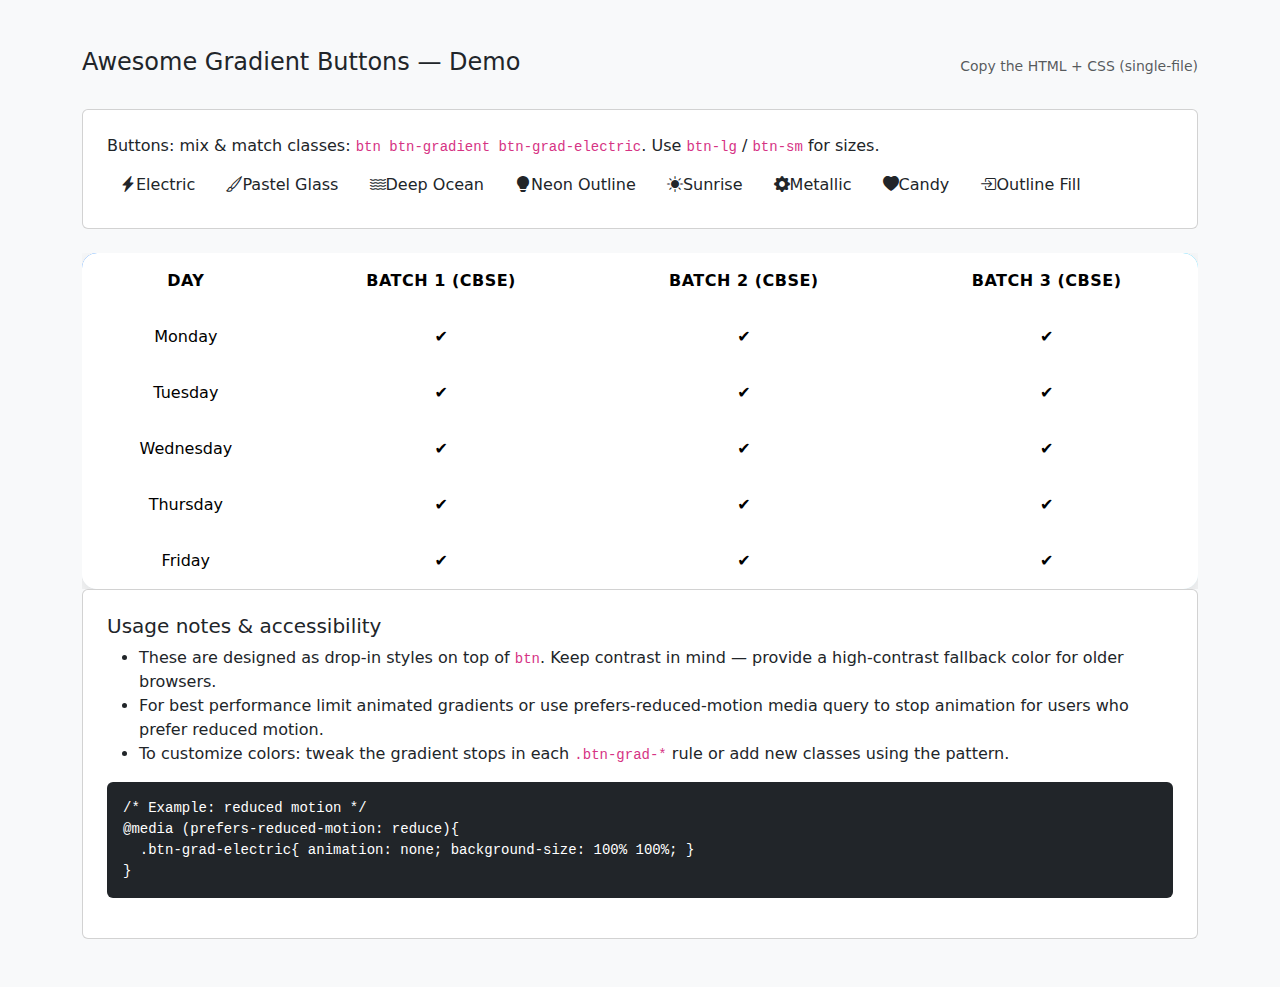
<file: buttons.html>
<!doctype html>
<html lang="en">
<head>
  <meta charset="utf-8" />
  <meta name="viewport" content="width=device-width, initial-scale=1" />
  <title>Awesome Gradient Buttons — Bootstrap + CSS</title>

  <!-- Bootstrap 5 CSS -->
  <link href="https://cdn.jsdelivr.net/npm/bootstrap@5.3.3/dist/css/bootstrap.min.css" rel="stylesheet">
  <!-- Bootstrap Icons (optional) -->
  <link href="https://cdn.jsdelivr.net/npm/bootstrap-icons@1.11.3/font/bootstrap-icons.css" rel="stylesheet">

  <style>
    /* -----------------------------
       Variables (easy to tweak)
       ----------------------------- */
    :root{
      --btn-radius: 12px;
      --btn-padding: .6rem 1rem;
      --soft-shadow: 0 6px 18px rgba(12,20,40,0.12);
      --glass-blur: blur(6px);
    }

    .gradient-table-2 {
  border-radius: 15px;
  overflow: hidden;
  background: #fff;
  box-shadow: 0 8px 25px rgba(0, 0, 0, 0.12);
}
.gradient-table-2 thead tr {
  background: linear-gradient(135deg, #0072FF, #00C6FF);
  color: #fff;
  text-transform: uppercase;
  letter-spacing: 0.5px;
}
.gradient-table-2 tbody tr:nth-child(even) {
  background: linear-gradient(90deg, rgba(0,198,255,0.05), rgba(0,114,255,0.15));
}
.gradient-table-2 tbody tr:nth-child(odd) {
  background: linear-gradient(90deg, rgba(0,114,255,0.05), rgba(0,198,255,0.15));
}
.gradient-table-2 tbody tr:hover {
  background: linear-gradient(135deg, #00C6FF, #0072FF);
  color: #fff;
  transform: scale(1.01);
  transition: all 0.3s ease;
}
.gradient-table-2 td, .gradient-table-2 th {
  padding: 1rem;
  border: none;

    /* Base style for all custom gradient buttons */
    .btn-gradient {
      border: 0;
      padding: var(--btn-padding);
      border-radius: var(--btn-radius);
      color: white;
      font-weight: 600;
      letter-spacing: .2px;
      box-shadow: var(--soft-shadow);
      transition: transform .18s ease, box-shadow .18s ease, filter .18s ease;
      will-change: transform;
    }

    .btn-gradient:active{ transform: translateY(1px) scale(.995);} 
    .btn-gradient:focus{ outline: 3px solid rgba(255,255,255,0.12); outline-offset: 3px; }

    /* -------- Gradient Styles ---------- */

    /* 1 — Electric (animated) */
    .btn-grad-electric{
      background: linear-gradient(90deg,#7C4DFF,#2EC5FF,#FF4D8B);
      background-size: 300% 100%;
      animation: electricShift 4s linear infinite;
    }
    @keyframes electricShift{
      0%{ background-position: 0% 50%; }
      50%{ background-position: 100% 50%; }
      100%{ background-position: 0% 50%; }
    }

    /* 2 — Soft Pastel (subtle glass) */
    .btn-grad-pastel{
      background: linear-gradient(135deg, rgba(255,199,211,0.95), rgba(199,242,255,0.95));
      color: #2b2b2b;
      box-shadow: 0 8px 30px rgba(120,140,180,0.12);
      backdrop-filter: var(--glass-blur);
    }

    /* 3 — Deep Ocean (diagonal) */
    .btn-grad-ocean{
      background: linear-gradient(135deg,#0f2027 0%,#203a43 40%,#2c5364 100%);
      text-shadow: 0 1px 0 rgba(0,0,0,0.25);
    }

    /* 4 — Neon Outline (transparent) */
    .btn-grad-neon{
      background: transparent;
      border: 2px solid transparent;
      position: relative;
      color: white;
    }
    .btn-grad-neon::before{
      content: '';
      position: absolute; inset: 0; z-index: -1; border-radius: inherit;
      padding: 2px; /* space for the glow */
      background: linear-gradient(90deg,#00ffa8,#00f2ff,#6b6bff,#ff6bcb);
      -webkit-mask: linear-gradient(#000 0 0) content-box, linear-gradient(#000 0 0);
      mask-composite: exclude; /* modern browsers */
      mask: linear-gradient(#000 0 0) content-box, linear-gradient(#000 0 0);
      box-shadow: 0 6px 30px rgba(80,90,255,0.14);
    }
    /* fallback for browsers not supporting mask: a simple glow */
    .no-mask .btn-grad-neon::before{ filter: blur(6px); opacity:.85; }

    /* 5 — Sunrise (radial + soft scale on hover) */
    .btn-grad-sunrise{
      background: radial-gradient(circle at 20% 30%, #FFD194 0%, #D1913C 40%, #FF6B6B 100%);
      transform-origin: center;
      transition: transform .22s cubic-bezier(.2,.9,.3,1), box-shadow .22s;
    }
    .btn-grad-sunrise:hover{ transform: translateY(-4px) scale(1.02); box-shadow: 0 20px 40px rgba(255,107,107,0.12); }

    /* 6 — Metallic (subtle sheen) */
    .btn-grad-metal{
      background: linear-gradient(180deg,#b8b8b8 0%, #7f7f7f 50%, #e6e6e6 100%);
      color: #121212;
      box-shadow: 0 6px 18px rgba(12,20,40,0.18), inset 0 -6px 18px rgba(255,255,255,0.06);
    }

    /* 7 — Candy (rounded pill) */
    .btn-grad-candy{ border-radius: 999px; padding: .45rem 1.2rem; font-weight:700;
      background: linear-gradient(90deg,#ff9a9e,#fecfef,#f6f7d4);
      color:#2b2b2b;
    }

    /* 8 — Outline gradient with hover fill */
    .btn-grad-outline{
      background: transparent; color: #222; border: 2px solid transparent; position: relative; overflow: hidden;
    }
    .btn-grad-outline::before{
      content: '';
      position: absolute; inset: 0; z-index: -1; background: linear-gradient(90deg,#4facfe,#00f2fe);
      transform: translateX(-110%);
      transition: transform .35s cubic-bezier(.2,.9,.3,1);
    }
    .btn-grad-outline:hover::before{ transform: translateX(0%); }

    /* Icon spacing */
    .btn .bi{ margin-right: .5rem; vertical-align: -.12rem; }

    /* Small helper grid for demo layout */
    .demo-grid{ display:grid; grid-template-columns: repeat(auto-fit,minmax(220px,1fr)); gap:1rem; align-items:center; }

    /* Responsiveness tweak */
    @media (max-width:560px){ :root{ --btn-padding: .55rem .9rem; } }
  </style>
</head>
<body class="bg-light py-5">
  <div class="container">
    <div class="d-flex justify-content-between align-items-center mb-4">
      <h1 class="h4">Awesome Gradient Buttons — Demo</h1>
      <small class="text-muted">Copy the HTML + CSS (single-file)</small>
    </div>

    <div class="card p-4 mb-4">
      <p class="mb-2">Buttons: mix & match classes: <code>btn btn-gradient btn-grad-electric</code>. Use <code>btn-lg</code> / <code>btn-sm</code> for sizes.</p>
      <div class="demo-grid">
        <button class="btn btn-gradient btn-grad-electric"><i class="bi bi-lightning-charge-fill"></i>Electric</button>
        <button class="btn btn-gradient btn-grad-pastel"><i class="bi bi-brush"></i>Pastel Glass</button>
        <button class="btn btn-gradient btn-grad-ocean"><i class="bi bi-water"></i>Deep Ocean</button>
        <button class="btn btn-gradient btn-grad-neon"><i class="bi bi-lightbulb-fill"></i>Neon Outline</button>
        <button class="btn btn-gradient btn-grad-sunrise"><i class="bi bi-sun-fill"></i>Sunrise</button>
        <button class="btn btn-gradient btn-grad-metal"><i class="bi bi-gear-fill"></i>Metallic</button>
        <button class="btn btn-gradient btn-grad-candy"><i class="bi bi-heart-fill"></i>Candy</button>
        <button class="btn btn-gradient btn-grad-outline"><i class="bi bi-box-arrow-in-right"></i>Outline Fill</button>
      </div>
    </div>

    <div class="table-responsive">
  <table class="table gradient-table-2 text-center align-middle mb-0">
    <thead>
      <tr>
        <th>Day</th>
        <th>Batch 1 (CBSE)</th>
        <th>Batch 2 (CBSE)</th>
        <th>Batch 3 (CBSE)</th>
      </tr>
    </thead>
    <tbody>
      <tr><td>Monday</td><td>✔</td><td>✔</td><td>✔</td></tr>
      <tr><td>Tuesday</td><td>✔</td><td>✔</td><td>✔</td></tr>
      <tr><td>Wednesday</td><td>✔</td><td>✔</td><td>✔</td></tr>
      <tr><td>Thursday</td><td>✔</td><td>✔</td><td>✔</td></tr>
      <tr><td>Friday</td><td>✔</td><td>✔</td><td>✔</td></tr>
    </tbody>
  </table>
</div>

    <div class="card p-4">
      <h5>Usage notes & accessibility</h5>
      <ul>
        <li>These are designed as drop-in styles on top of <code>btn</code>. Keep contrast in mind — provide a high-contrast fallback color for older browsers.</li>
        <li>For best performance limit animated gradients or use prefers-reduced-motion media query to stop animation for users who prefer reduced motion.</li>
        <li>To customize colors: tweak the gradient stops in each <code>.btn-grad-*</code> rule or add new classes using the pattern.</li>
      </ul>
      <pre class="bg-dark text-white p-3 rounded small" style="overflow:auto">/* Example: reduced motion */
@media (prefers-reduced-motion: reduce){
  .btn-grad-electric{ animation: none; background-size: 100% 100%; }
}
</pre>
    </div>
  </div>

  <!-- Bootstrap JS (optional but for some components) -->
  <script src="https://cdn.jsdelivr.net/npm/bootstrap@5.3.3/dist/js/bootstrap.bundle.min.js"></script>
</body>
</html>
</file>
